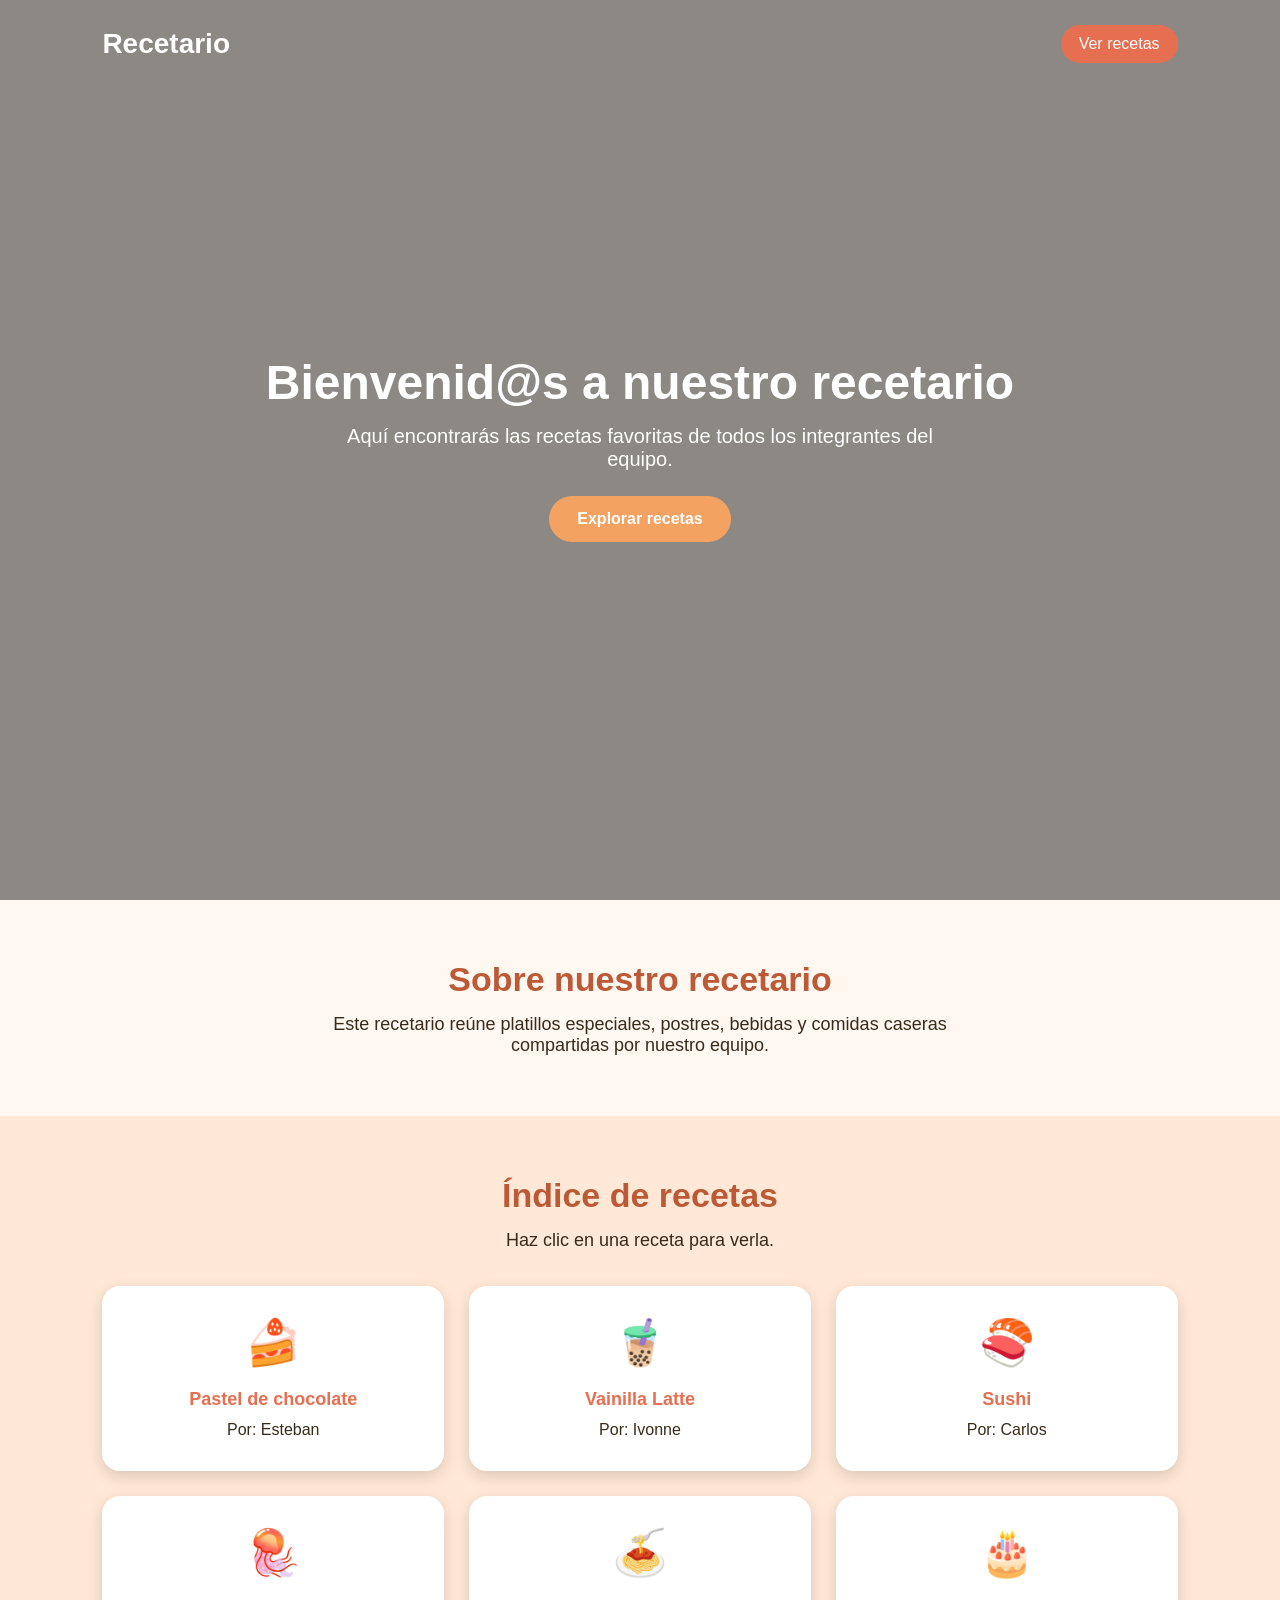
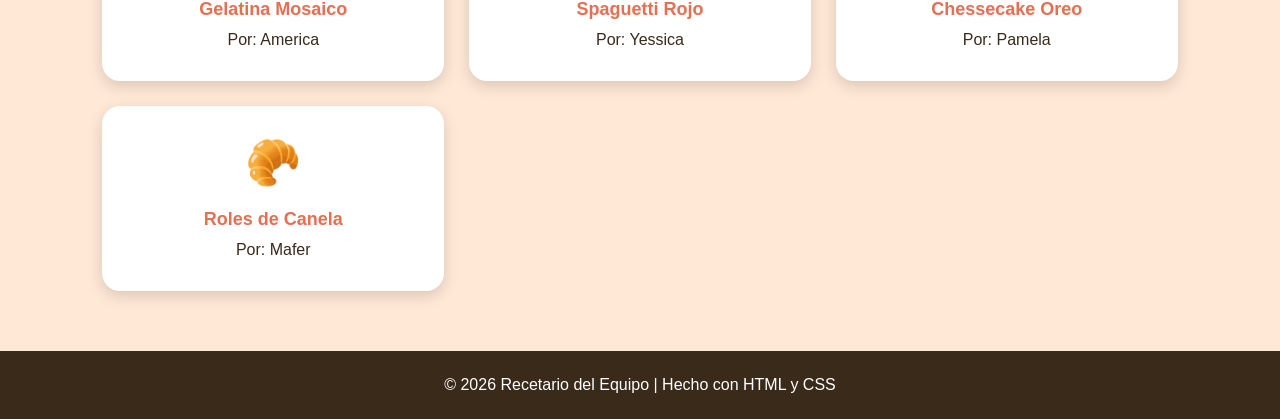
<file: index.html>
<!DOCTYPE html>
<html lang="es">
<head>
  <meta charset="UTF-8" />
  <meta name="viewport" content="width=device-width, initial-scale=1.0" />
  <title>Recetario del Equipo</title>
  <link rel="stylesheet" href="style.css" />
</head>
<body>

  <header class="hero" id="inicio">
    <nav class="navbar">
      <h2>Recetario</h2>
      <a href="#indice">Ver recetas</a>
    </nav>

    <div class="hero-content">
      <h1>Bienvenid@s a nuestro recetario</h1>
      <p>
        Aquí encontrarás las recetas favoritas de todos los integrantes del equipo.
      </p>
      <a href="#indice" class="btn">Explorar recetas</a>
    </div>
  </header>

  <main>
    <section class="intro">
      <h2>Sobre nuestro recetario</h2>
      <p>
        Este recetario reúne platillos especiales, postres, bebidas y comidas
        caseras compartidas por nuestro equipo.
      </p>
    </section>

    <section class="indice" id="indice">
      <h2>Índice de recetas</h2>
      <p>Haz clic en una receta para verla.</p>

      <div class="recipe-grid">

        <a href="./estebanReceta/index.html" class="recipe-card">
          <span>🍰</span>
          <h3>Pastel de chocolate</h3>
          <p>Por: Esteban</p>
        </a>

        <a href="receta2.html" class="recipe-card">
          <span>🧋</span>
          <h3>Vainilla Latte</h3>
          <p>Por: Ivonne</p>
        </a>

        <a href="receta3.html" class="recipe-card">
          <span>🍣</span>
          <h3>Sushi</h3>
          <p>Por: Carlos</p>
        </a>

        <a href="receta4.html" class="recipe-card">
          <span>🪼</span>
          <h3>Gelatina Mosaico</h3>
          <p>Por: America</p>
        </a>
        
         <a href="receta4.html" class="recipe-card">
          <span>🍝</span>
          <h3>Spaguetti Rojo</h3>
          <p>Por: Yessica</p>
        </a>
        
         <a href="receta4.html" class="recipe-card">
          <span>🎂</span>
          <h3>Chessecake Oreo</h3>
          <p>Por: Pamela</p>
        </a>

         <a href="./maferReceta/indexMafer.html" class="recipe-card">
          <span>🥐</span>
          <h3>Roles de Canela</h3>
          <p>Por: Mafer</p>
        </a>
      </div>
    </section>
  </main>

  <footer>
    <p>© 2026 Recetario del Equipo | Hecho con HTML y CSS</p>
  </footer>

</body>
</html>
</file>
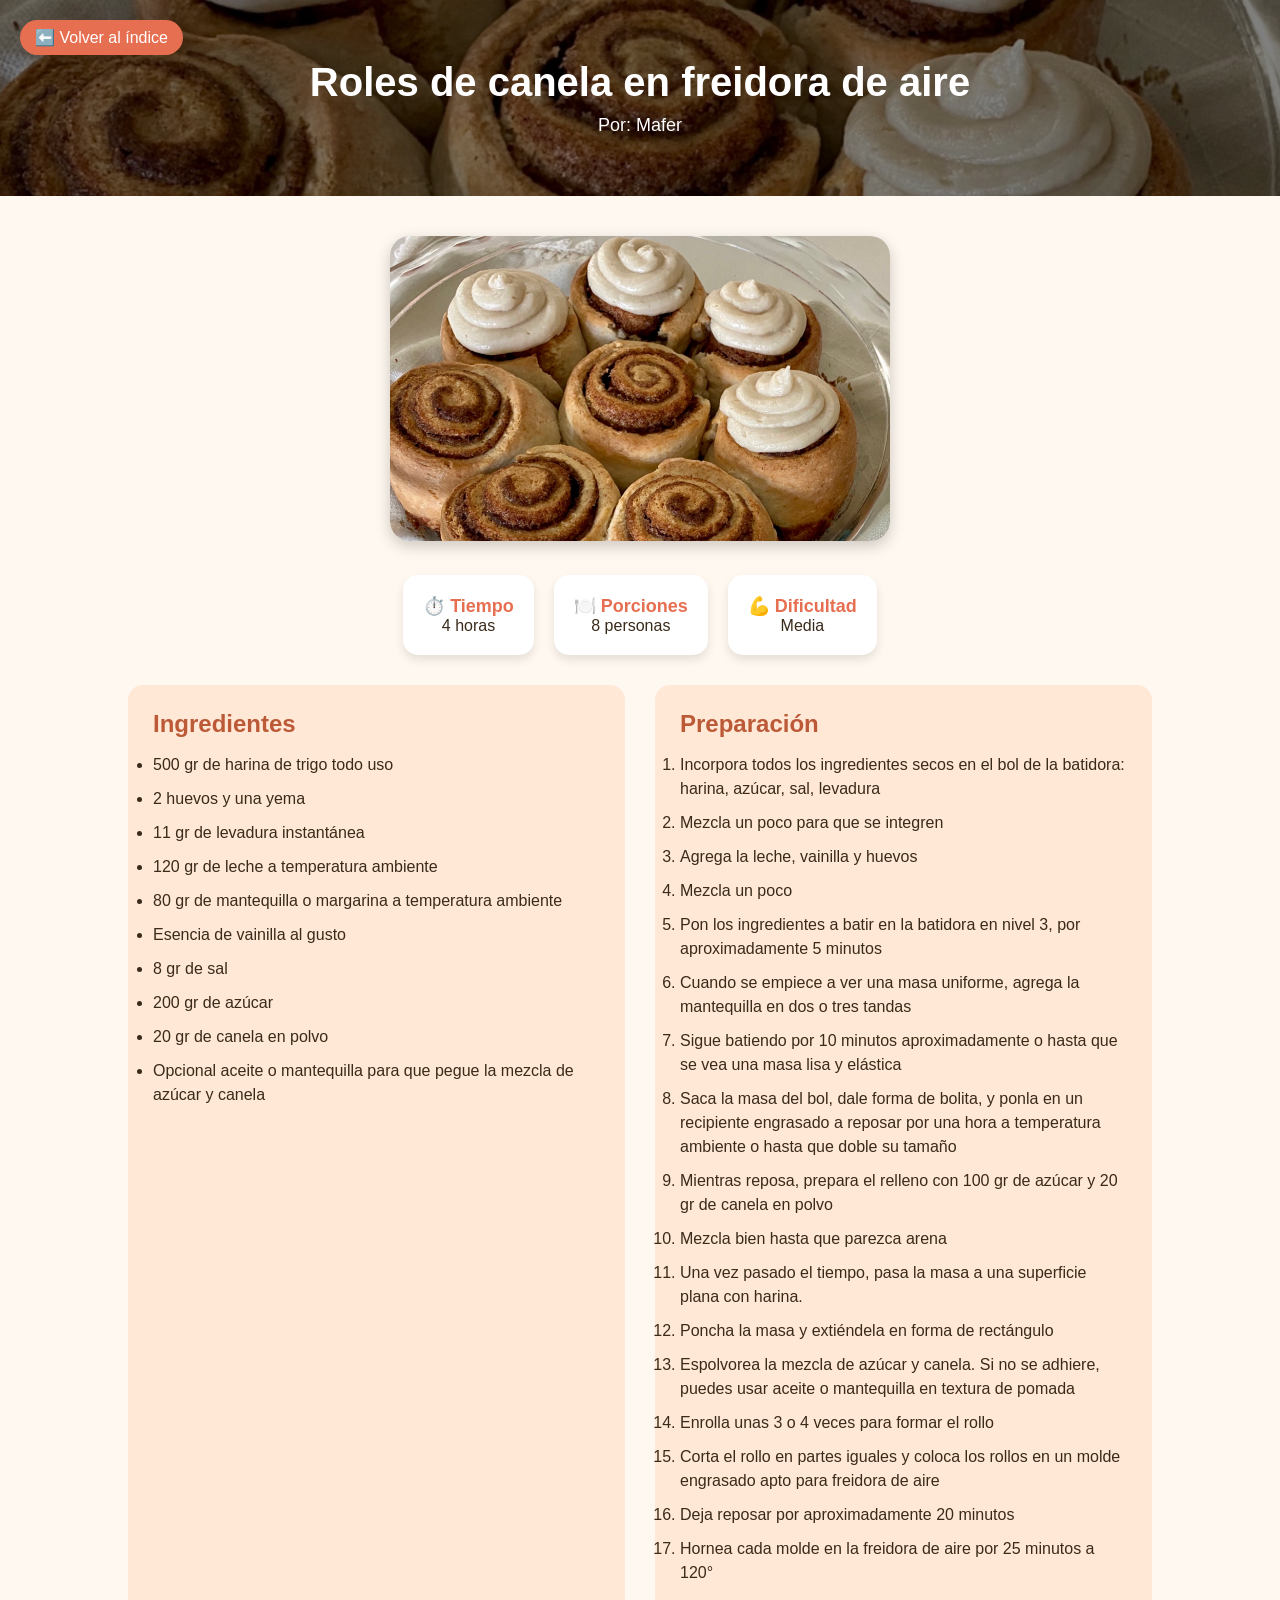
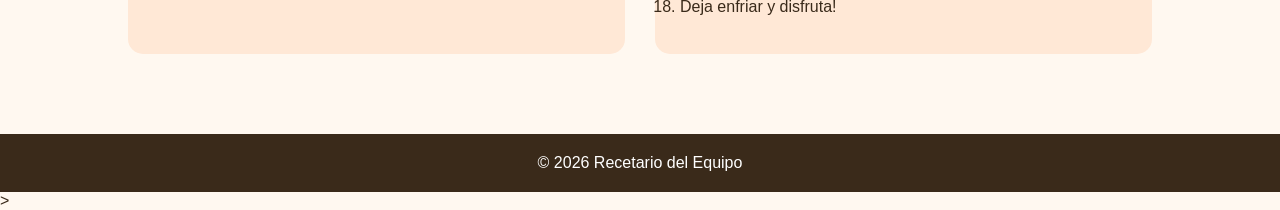
<file: maferReceta/indexMafer.html>
<!DOCTYPE html>
<html lang="es">
<head>
  <meta charset="UTF-8">
    <meta name="viewport" content="width=device-width, initial-scale=1.0">
      <title>Pastel de chocolate</title>
        <link rel="stylesheet" href="stylesMafer.css">
        </head>
        <body>
          <header class="header">
              <a href="../index.html" class="back">⬅️ Volver al índice</a>
                  <h1>Roles de canela en freidora de aire</h1>
                      <p class="autor">Por: Mafer</p>
                        </header>
                          <main class="container">
                              <section class="image-section">
                                    <img src="roles.jpg" alt="Roles de canela en freidora de aire">
                                        </section>
                                            <section class="info">
                                                  <div class="card">
                                                          <h2>⏱️ Tiempo</h2>
                                                                  <p>4 horas</p>
                                                                        </div>
                                                                              <div class="card">
                                                                                      <h2>🍽️ Porciones</h2>
                                                                                              <p>8 personas</p>
                                                                                                    </div>
                                                                                                          <div class="card">
                                                                                                                  <h2>💪 Dificultad</h2>
                                                                                                                          <p>Media</p>
                                                                                                                                </div>
                                                                                                                                    </section>
                                                                                                                                        <section class="content">
                                                                                                                                              
                                                                                                                                                    <div class="ingredients">
                                                                                                                                                            <h2>Ingredientes</h2>
                                                                                                                                                                    <ul>
                                                                                                                                                                               <li>500 gr de harina de trigo todo uso</li>
                                                                                                                                                                                           <li>2 huevos y una yema</li>
                                                                                                                                                                                                       <li>11 gr de levadura instantánea</li>
                                                                                                                                                                                                                   <li>120 gr de leche a temperatura ambiente</li>
                                                                                                                                                                                                                               <li>80 gr de mantequilla o margarina a temperatura ambiente</li>
                                                                                                                                                                                                                                           <li>Esencia de vainilla al gusto</li>
                                                                                                                                                                                                                                                       <li>8 gr de sal</li>
                                                                                                                                                                                                                                                                   <li>200 gr de azúcar</li>
                                                                                                                                                                                                                                                                               <li>20 gr de canela en polvo</li>
                                                                                                                                                                                                                                                                                           <li>Opcional aceite o mantequilla para que pegue la mezcla de azúcar y canela</li>
                                                                                                                                                                                                                                                                                                   </ul>
                                                                                                                                                                                                                                                                                                         </div>
                                                                                                                                                                                                                                                                                                               <div class="steps">
                                                                                                                                                                                                                                                                                                                       <h2>Preparación</h2>
                                                                                                                                                                                                                                                                                                                               <ol>
                                                                                                                                                                                                                                                                                                                                           <li>Incorpora todos los ingredientes secos en el bol de la batidora: harina, azúcar, sal, levadura</li>
                                                                                                                                                                                                                                                                                                                                                       <li>Mezcla un poco para que se integren</li>
                                                                                                                                                                                                                                                                                                                                                                   <li>Agrega la leche, vainilla y huevos</li>
                                                                                                                                                                                                                                                                                                                                                                               <li>Mezcla un poco</li>
                                                                                                                                                                                                                                                                                                                                                                                           <li>Pon los ingredientes a batir en la batidora en nivel 3, por aproximadamente 5 minutos</li>
                                                                                                                                                                                                                                                                                                                                                                                                       <li>Cuando se empiece a ver una masa uniforme, agrega la mantequilla en dos o tres tandas</li>
                                                                                                                                                                                                                                                                                                                                                                                                                   <li>Sigue batiendo por 10 minutos aproximadamente o hasta que se vea una masa lisa y elástica</li>
                                                                                                                                                                                                                                                                                                                                                                                                                               <li>Saca la masa del bol, dale forma de bolita, y ponla en un recipiente engrasado a reposar por una hora a temperatura ambiente o hasta que doble su tamaño</li>
                                                                                                                                                                                                                                                                                                                                                                                                                                           <li>Mientras reposa, prepara el relleno con 100 gr de azúcar y 20 gr de canela en polvo</li>
                                                                                                                                                                                                                                                                                                                                                                                                                                                       <li>Mezcla bien hasta que parezca arena</li>
                                                                                                                                                                                                                                                                                                                                                                                                                                                                   <li>Una vez pasado el tiempo, pasa la masa a una superficie plana con harina.</li>
                                                                                                                                                                                                                                                                                                                                                                                                                                                                               <li>Poncha la masa y extiéndela en forma de rectángulo</li>
                                                                                                                                                                                                                                                                                                                                                                                                                                                                                           <li>Espolvorea la mezcla de azúcar y canela. Si no se adhiere, puedes usar aceite o mantequilla en textura de pomada</li>
                                                                                                                                                                                                                                                                                                                                                                                                                                                                                                       <li>Enrolla unas 3 o 4 veces para formar el rollo</li>
                                                                                                                                                                                                                                                                                                                                                                                                                                                                                                                   <li>Corta el rollo en partes iguales y coloca los rollos en un molde engrasado apto para freidora de aire</li>
                                                                                                                                                                                                                                                                                                                                                                                                                                                                                                                               <li>Deja reposar por aproximadamente 20 minutos</li>
                                                                                                                                                                                                                                                                                                                                                                                                                                                                                                                                           <li>Hornea cada molde en la freidora de aire por 25 minutos a 120°</li>
                                                                                                                                                                                                                                                                                                                                                                                                                                                                                                                                                       <li>Deja enfriar y disfruta!</li>
                                                                                                                                                                                                                                                                                                                                                                                                                                                                                                                                                               </ol>
                                                                                                                                                                                                                                                                                                                                                                                                                                                                                                                                                                     </div>
                                                                                                                                                                                                                                                                                                                                                                                                                                                                                                                                                                         </section>
                                                                                                                                                                                                                                                                                                                                                                                                                                                                                                                                                                           </main>
                                                                                                                                                                                                                                                                                                                                                                                                                                                                                                                                                                             <footer>
                                                                                                                                                                                                                                                                                                                                                                                                                                                                                                                                                                                 <p>© 2026 Recetario del Equipo</p>
                                                                                                                                                                                                                                                                                                                                                                                                                                                                                                                                                                                   </footer>
                                                                                                                                                                                                                                                                                                                                                                                                                                                                                                                                                                                   </body>
                                                                                                                                                                                                                                                                                                                                                                                                                                                                                                                                                                                   </html>>
</file>
<file: style.css>
* {
  margin: 0;
  padding: 0;
  box-sizing: border-box;
  font-family: Arial, sans-serif;
}

body {
  background-color: #fff8f0;
  color: #3a2a1a;
}

/* HERO */
.hero {
  min-height: 100vh;
  background: linear-gradient(rgba(0,0,0,0.45), rgba(0,0,0,0.45)),
              url("https://images.unsplash.com/photo-1495521821757-a1efb6729352")
              center/cover no-repeat;
  color: white;
}

/* NAVBAR */
.navbar {
  display: flex;
  justify-content: space-between;
  align-items: center;
  padding: 25px 8%;
}

.navbar h2 {
  font-size: 28px;
}

.navbar a {
  color: white;
  text-decoration: none;
  background-color: #e76f51;
  padding: 10px 18px;
  border-radius: 20px;
}

/* HERO CONTENT */
.hero-content {
  height: 80vh;
  display: flex;
  flex-direction: column;
  justify-content: center;
  align-items: center;
  text-align: center;
  padding: 20px;
}

.hero-content h1 {
  font-size: 48px;
  margin-bottom: 15px;
}

.hero-content p {
  font-size: 20px;
  max-width: 600px;
  margin-bottom: 25px;
}

/* BUTTON */
.btn {
  background-color: #f4a261;
  color: white;
  text-decoration: none;
  padding: 14px 28px;
  border-radius: 30px;
  font-weight: bold;
  transition: 0.3s;
}

.btn:hover {
  background-color: #e76f51;
  transform: scale(1.05);
}

/* INTRO */
.intro {
  padding: 60px 10%;
  text-align: center;
}

.intro h2,
.indice h2 {
  font-size: 34px;
  margin-bottom: 15px;
  color: #bc5a38;
}

.intro p,
.indice p {
  font-size: 18px;
  max-width: 700px;
  margin: auto;
}

/* INDICE */
.indice {
  padding: 60px 8%;
  text-align: center;
  background-color: #ffe8d6;
}

/* GRID DE RECETAS */
.recipe-grid {
  margin-top: 35px;
  display: grid;
  grid-template-columns: repeat(3, 1fr);
  gap: 25px;
}

/* TARJETAS */
.recipe-card {
  background-color: white;
  min-height: 185px;
  padding: 30px 20px;
  border-radius: 18px;
  text-decoration: none;
  color: #3a2a1a;
  box-shadow: 0 5px 15px rgba(0,0,0,0.15);
  transition: 0.3s;

  display: flex;
  flex-direction: column;
  justify-content: center;
  align-items: center;

  text-align: center;
}

.recipe-card:hover {
  transform: translateY(-8px);
  background-color: #fff3e6;
}

.recipe-card span {
  font-size: 45px;
  margin-bottom: 10px;
}

.recipe-card h3 {
  margin: 10px 0 8px;
  color: #e76f51;
  font-size: 18px;
}

.recipe-card p {
  font-size: 16px;
}

/* FOOTER */
footer {
  text-align: center;
  padding: 25px;
  background-color: #3a2a1a;
  color: white;
}

/* RESPONSIVE */
@media (max-width: 900px) {
  .recipe-grid {
    grid-template-columns: repeat(2, 1fr);
  }
}

@media (max-width: 500px) {
  .hero-content h1 {
    font-size: 34px;
  }

  .hero-content p {
    font-size: 17px;
  }

  .recipe-grid {
    grid-template-columns: 1fr;
  }
}
</file>
<file: maferReceta/stylesMafer.css>
* {
  margin: 0;
  padding: 0;
  box-sizing: border-box;
  font-family: Arial, sans-serif;
}
body {
  background-color: #fff8f0;
  color: #3a2a1a;
}
/* HEADER */
.header {
  background: linear-gradient(rgba(0,0,0,0.5), rgba(0,0,0,0.5)),
              url("roles.jpg")
              center/cover no-repeat;
  color: white;
  text-align: center;
  padding: 60px 20px;
  position: relative;
}
.header h1 {
  font-size: 40px;
}
.autor {
  margin-top: 10px;
  font-size: 18px;
}
.back {
  position: absolute;
  top: 20px;
  left: 20px;
  text-decoration: none;
  color: white;
  background-color: #e76f51;
  padding: 8px 15px;
  border-radius: 20px;
}
/* CONTAINER */
.container {
  padding: 40px 10%;
}
/* IMAGE */
.image-section {
  text-align: center;
}
.image-section img {
  width: 100%;
  max-width: 500px;
  border-radius: 20px;
  box-shadow: 0 5px 15px rgba(0,0,0,0.2);
}
/* INFO CARDS */
.info {
  display: flex;
  justify-content: center;
  gap: 20px;
  margin: 30px 0;
  flex-wrap: wrap;
}
.card {
  background-color: white;
  padding: 20px;
  border-radius: 15px;
  text-align: center;
  min-width: 120px;
  box-shadow: 0 5px 10px rgba(0,0,0,0.1);
}
.card h2 {
  font-size: 18px;
  color: #e76f51;
}
/* CONTENT */
.content {
  display: grid;
  grid-template-columns: 1fr 1fr;
  gap: 30px;
}
.ingredients,
.steps {
  background-color: #ffe8d6;
  padding: 25px;
  border-radius: 15px;
}
.ingredients h2,
.steps h2 {
  margin-bottom: 15px;
  color: #bc5a38;
}
.ingredients ul li,
.steps ol li {
  margin-bottom: 10px;
  line-height: 1.5;
}
/* FOOTER */
footer {
  text-align: center;
  padding: 20px;
  background-color: #3a2a1a;
  color: white;
  margin-top: 40px;
}
/* RESPONSIVE */
@media (max-width: 768px) {
  .content {
    grid-template-columns: 1fr;
  }
}
</file>
